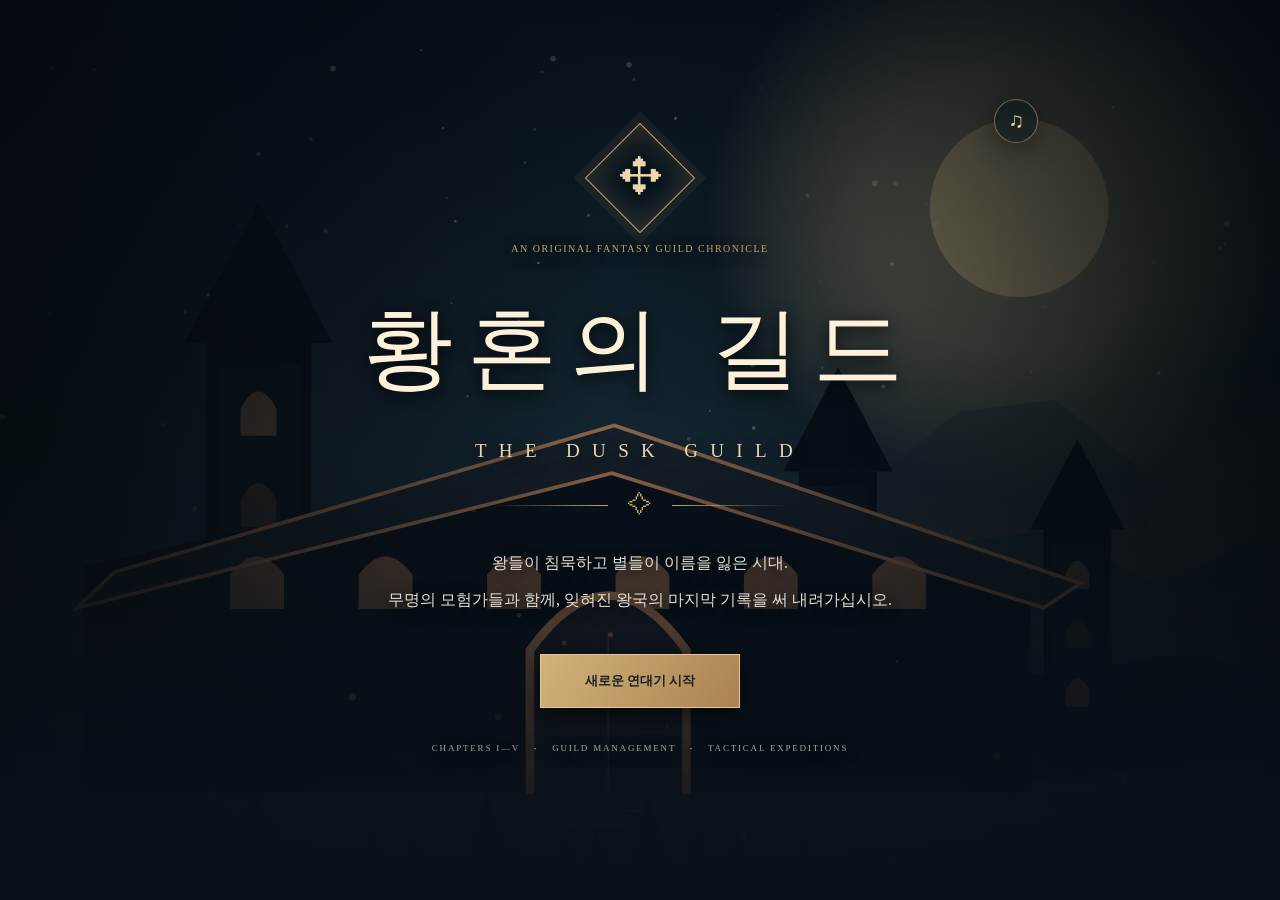
<file: index.html>
<!doctype html>
<html lang="ko"><head><meta charset="utf-8"><meta name="viewport" content="width=device-width,initial-scale=1,viewport-fit=cover"><meta name="theme-color" content="#101b20"><title>황혼의 길드 | THE DUSK GUILD</title><meta name="description" content="모험가들의 운명과 왕국의 비밀을 엮는 중세 판타지 길드 시뮬레이션 게임"><link rel="stylesheet" href="style.css?v=2"><link rel="stylesheet" href="tutorial.css?v=5"></head>
<body>
<div class="grain"></div>
<div id="cover" class="cover"><div class="cover-art" aria-hidden="true"></div><div class="cover-shade"></div><div class="cover-content"><div class="crest-large"><span>✥</span></div><div class="smallcaps">AN ORIGINAL FANTASY GUILD CHRONICLE</div><h1>황혼의 길드</h1><div class="cover-english">THE DUSK GUILD</div><div class="title-rule"><span>✧</span></div><p>왕들이 침묵하고 별들이 이름을 잃은 시대.<br>무명의 모험가들과 함께, 잊혀진 왕국의 마지막 기록을 써 내려가십시오.</p><button type="button" class="cover-music" id="coverMusicToggle" aria-label="배경음악 끄기" title="음악 끄기">♫</button><div class="cover-buttons"><button class="btn btn-gold btn-lg" data-action="new-game">새로운 연대기 시작</button><button class="btn btn-ghost btn-lg" id="continueGame" data-action="continue">이어하기</button></div><div class="cover-bottom">CHAPTERS I—V <b>·</b> GUILD MANAGEMENT <b>·</b> TACTICAL EXPEDITIONS</div></div></div>
<div id="app" class="app hidden"><header class="topbar"><button class="mobile-menu icon-button" data-action="toggle-nav" aria-label="메뉴">☰</button><div class="topbrand"><div class="brandmark">✥</div><div><b id="headerGuild">황혼의 길드</b><span>THE DUSK GUILD</span></div></div><div class="topcenter"><span class="kingdom-label">에르베인 왕국</span><span class="topdot">✦</span><span id="headerDate">왕력 493년 · 제1일</span></div><div class="topresources"><div class="res"><i>◆</i><span id="headerGold">0</span><small>G</small></div><div class="res reputation"><i>✧</i><span id="headerRep">0</span><small>명성</small></div><button class="icon-button music-top-toggle" type="button" id="musicToggle" title="음악 끄기" aria-label="배경음악 끄기">♫</button><button class="icon-button" data-action="open-settings" title="설정 및 저장">⚙</button></div></header>
<div class="app-grid"><aside class="sidebar" id="sidebar"><div class="sidebar-section"><div class="side-kicker">THE GUILD</div><div class="guild-seal"><span>✥</span><b id="sideGuildName">황혼의 길드</b><small id="sideRank">C등급 개척 길드</small></div></div><div class="navlabel">길드 운영</div><nav class="nav" id="navMain" aria-label="게임 메뉴"><button data-page="hall" class="nav-item active"><span>♜</span> 길드 회관 <small>01</small></button><button data-page="board" class="nav-item"><span>✉</span> 의뢰 게시판 <small>02</small></button><button data-page="roster" class="nav-item"><span>♟</span> 모험가 명부 <small>03</small></button><button data-page="forge" class="nav-item"><span>⚒</span> 대장간·상점 <small>04</small></button><button data-page="map" class="nav-item"><span>⌖</span> 왕국 지도 <small>05</small></button><button data-page="archive" class="nav-item"><span>❖</span> 황혼의 기록 <small>06</small></button></nav><div class="sidebar-bottom"><div class="navlabel">길드 현황</div><div class="tiny-metric"><span>길드 사기</span><strong id="sideMorale">—</strong></div><div class="meter"><span id="moraleBar" style="width:60%"></span></div><div class="tiny-metric"><span>길드원</span><strong id="sidePeople">—</strong></div><div class="tiny-metric"><span>현재 장</span><strong id="sideChapter">I / V</strong></div><button class="btn btn-side" data-action="rest-day">♜ 하루 쉬기</button></div></aside>
<main class="main"><div class="page-heading" id="pageHeading"></div><div id="pageContent"></div></main>
<aside class="right-rail" id="rail"></aside></div>
<nav class="bottom-nav" aria-label="모바일 메뉴"><button data-page="hall"><span>♜</span>회관</button><button data-page="board"><span>✉</span>의뢰</button><button data-page="roster"><span>♟</span>명부</button><button data-page="forge"><span>⚒</span>상점</button><button data-page="map"><span>⌖</span>지도</button><button data-page="archive"><span>❖</span>기록</button></nav></div>
<div id="modalRoot" aria-live="polite"></div><div id="toast" role="status" aria-live="polite"></div>
<script src="data.js"></script><script src="game.js"></script><script src="expansion.js"></script><script src="courier.js?v=4"></script><script src="music.js"></script><script src="tutorial.js?v=5"></script></body></html>
</file>
<file: style.css>
:root{--ink:#111a1e;--coal:#152228;--stone:#1a2a2f;--panel:#1f3034;--panel2:#27383c;--line:rgba(194,162,111,.19);--line2:rgba(194,162,111,.37);--gold:#c9a46a;--pale:#ebd7ae;--ivory:#f4e9d5;--muted:#a6b1ae;--red:#e08c83;--green:#9bcaa6;--shadow:0 18px 56px rgba(0,0,0,.3)}*{box-sizing:border-box}html,body{margin:0;min-height:100%;background:var(--ink);color:var(--ivory)}body{font-family:'Noto Serif KR',Georgia,serif;font-size:13px;line-height:1.68}button,input,select{font:inherit}button{cursor:pointer}button:focus-visible,input:focus-visible{outline:2px solid var(--gold);outline-offset:2px}button:disabled{opacity:.45;cursor:not-allowed}.hidden{display:none!important}h1,h2,h3,h4,p{margin-top:0}h1,h2,h3{font-weight:600}p{line-height:1.95}a{color:var(--pale)}.grain{position:fixed;inset:0;z-index:20;pointer-events:none;opacity:.09;background-image:url("data:image/svg+xml,%3Csvg viewBox='0 0 160 160' xmlns='http://www.w3.org/2000/svg'%3E%3Cfilter id='n'%3E%3CfeTurbulence type='fractalNoise' baseFrequency='.65' numOctaves='3' stitchTiles='stitch'/%3E%3C/filter%3E%3Crect width='100%25' height='100%25' filter='url(%23n)' opacity='.5'/%3E%3C/svg%3E")}.smallcaps,.side-kicker,.navlabel,.eyebrow,.card-kicker,.overline,.meta,.tiny{font-family:'Cinzel','Noto Serif KR',serif;letter-spacing:.15em;font-size:10px;color:var(--gold)}.cover{position:fixed;inset:0;z-index:30;display:grid;place-items:center;overflow:auto;text-align:center;background:#0a141c}.cover-art{position:absolute;inset:0;background:linear-gradient(90deg,rgba(7,13,17,.8) 2%,rgba(8,16,23,.15) 48%,rgba(5,12,18,.8)),url('assets/guild.svg') center/cover no-repeat;transform:scale(1.06);animation:coverDrift 25s ease-in-out infinite alternate}.cover-shade{position:absolute;inset:0;background:linear-gradient(0deg,#0a1119 3%,transparent 50%,rgba(3,9,17,.32)),radial-gradient(circle at 50% 48%,transparent 8%,rgba(4,8,11,.67) 105%)}.cover-content{position:relative;padding:60px 22px 65px;width:min(840px,100%);text-shadow:0 4px 15px #01070a}.crest-large{margin:auto auto 24px;width:78px;height:78px;display:grid;place-items:center;border:1px solid var(--gold);transform:rotate(45deg);box-shadow:0 0 0 8px #b9955e16,inset 0 0 30px #b9955e39}.crest-large span{transform:rotate(-45deg);font-size:41px;color:var(--pale)}.cover h1{font-size:clamp(48px,7.8vw,90px);letter-spacing:.15em;color:#fff1d9;margin:15px 0 -7px;font-weight:500}.cover-english{font-family:'Cinzel',serif;letter-spacing:.65em;font-size:clamp(12px,2vw,19px);color:var(--pale);margin:18px 0}.title-rule{font-size:24px;color:var(--gold);margin:15px auto 20px;display:flex;align-items:center;gap:20px;max-width:290px}.title-rule:before,.title-rule:after{content:'';height:1px;flex:1;background:linear-gradient(90deg,transparent,var(--gold))}.title-rule:after{transform:rotate(180deg)}.cover p{font-size:clamp(12px,1.6vw,16px);line-height:2.3;color:#e4dfd3}.cover-buttons{margin:35px auto 33px;display:flex;justify-content:center;gap:12px;flex-wrap:wrap}.cover-bottom{font-size:9px;letter-spacing:.2em;color:#a4a89e}.cover-bottom b{padding:0 10px;color:var(--gold)}.btn{border:1px solid var(--line2);color:var(--ivory);background:#273438;min-height:39px;padding:10px 17px;display:inline-flex;gap:8px;align-items:center;justify-content:center;transition:transform .18s,background .18s,border-color .18s;text-decoration:none}.btn:hover{transform:translateY(-2px);background:#344447;border-color:var(--gold)}.btn:active{transform:translateY(0)}.btn-lg{padding:15px 25px;min-width:200px}.btn-gold{background:linear-gradient(125deg,#d1b37b,#ab8250);color:#172025;border-color:#e7c98f;font-weight:700;text-shadow:none;box-shadow:0 7px 24px #0008}.btn-gold:hover{background:linear-gradient(125deg,#ead29b,#c99b60)}.btn-ghost{background:#0d1823a6}.btn-sm{min-height:34px;padding:7px 12px;font-size:11px}.btn-side{margin-top:15px;width:100%;background:#172428}.btn-plain{border-color:var(--line);background:transparent}.btn-red{background:#573636;border-color:#a46060}.btn-select{border-color:#cfac76!important;background:#2c3535!important}.app{min-height:100dvh;background:radial-gradient(circle at 70% 0%,#233234 0,#121e24 54%,#10191d 90%)}.topbar{height:76px;padding:0 29px;display:flex;align-items:center;justify-content:space-between;gap:20px;border-bottom:1px solid var(--line2);background:#101b1fec;position:sticky;top:0;z-index:12;backdrop-filter:blur(12px)}.topbrand{display:flex;align-items:center;gap:13px;white-space:nowrap}.topbrand b{display:block;font-size:18px;letter-spacing:.13em;font-weight:600}.topbrand span{display:block;font:8px 'Cinzel',serif;letter-spacing:.31em;color:var(--gold)}.brandmark{font-size:28px;color:var(--gold);width:41px;height:41px;border:1px solid var(--line2);text-align:center;line-height:40px}.topcenter{color:var(--muted);font-size:11px;white-space:nowrap;display:flex;gap:13px}.topdot{color:var(--gold)}.topresources{display:flex;align-items:center;gap:22px}.res{display:flex;gap:5px;align-items:baseline;white-space:nowrap;font-family:'Cinzel','Noto Serif KR',serif;font-size:16px}.res i{font-style:normal;color:var(--gold)}.res small{color:var(--muted);font-size:9px}.icon-button{border:1px solid var(--line);width:34px;height:34px;background:#1d292d;color:var(--pale);font-size:20px}.app-grid{display:grid;grid-template-columns:235px minmax(0,1fr) 278px;max-width:1680px;min-height:calc(100dvh - 76px);margin:auto}.sidebar{border-right:1px solid var(--line);background:#142126c9;padding:24px 15px;display:flex;flex-direction:column;gap:15px}.sidebar-section{padding:9px}.guild-seal{border:1px solid var(--line);margin-top:15px;padding:20px 10px 17px;text-align:center;background:radial-gradient(circle at center 15%,#374b49a5,#17262b 80%)}.guild-seal>span{display:block;color:var(--gold);font-size:39px;line-height:1.2;margin-bottom:6px}.guild-seal>b{display:block;font-size:14px}.guild-seal small{color:var(--gold);font-size:10px}.navlabel{padding-left:12px;margin-top:4px}.nav{display:grid;gap:5px}.nav-item{display:flex;align-items:center;gap:11px;min-height:47px;width:100%;border:1px solid transparent;border-left:2px solid transparent;text-align:left;color:#bfc8c5;background:transparent;padding:8px 12px;transition:background .15s}.nav-item span{color:var(--gold);font-size:20px;width:25px;text-align:center}.nav-item small{margin-left:auto;font:10px 'Cinzel',serif;color:#64787a}.nav-item:hover{background:#ffffff09}.nav-item.active{color:var(--ivory);background:linear-gradient(90deg,#bfa06a1b,transparent);border-left-color:var(--gold)}.sidebar-bottom{margin-top:auto;padding:18px 12px 7px;border-top:1px solid var(--line)}.tiny-metric{display:flex;justify-content:space-between;align-items:center;margin:13px 0;font-size:11px;color:var(--muted)}.tiny-metric strong{font-size:13px;color:var(--ivory)}.meter{height:5px;background:#344043;overflow:hidden}.meter span{display:block;height:100%;background:linear-gradient(90deg,#738f79,#d2b16c)}.main{padding:26px clamp(18px,3vw,42px) 100px;min-width:0}.page-heading{display:flex;justify-content:space-between;align-items:end;gap:10px;margin-bottom:21px}.page-heading h2{margin:2px 0 0;font-size:28px;font-weight:500}.page-heading .page-note{color:var(--muted);font-size:11px;text-align:right}.right-rail{border-left:1px solid var(--line);padding:25px 17px;background:#131f24ad}.rail-section{border-bottom:1px solid var(--line);padding:0 4px 19px;margin-bottom:20px}.rail-title{letter-spacing:.12em;font-size:12px;color:var(--pale);margin:0 0 14px}.rail-section p{font-size:11px;line-height:1.95;color:#bac5c1}.rail-row{display:flex;align-items:center;justify-content:space-between;gap:5px;padding:7px 0;color:var(--muted);font-size:11px}.rail-row b{color:var(--pale)}.rail-log{border-left:1px solid var(--line2);padding:0 0 0 14px;margin:10px 0;font-size:11px;color:#c5c3bb;position:relative}.rail-log:before{content:'';position:absolute;left:-3px;top:8px;width:5px;height:5px;background:var(--gold);transform:rotate(45deg)}.rail-log small{display:block;color:var(--gold);font-size:9px;margin-bottom:2px}.scene-banner{position:relative;overflow:hidden;min-height:275px;border:1px solid #d1ad7142;background:#15252b;box-shadow:var(--shadow)}.scene-banner:after{content:'';position:absolute;inset:0;background:linear-gradient(90deg,#0e1c22f0 2%,#0d1a2496 46%,#08151a24),linear-gradient(0deg,#102026d1,transparent 50%)}.scene-img{position:absolute;inset:0;background-position:center;background-size:cover;transition:transform 12s ease-out;transform:scale(1.01)}.scene-banner:hover .scene-img{transform:scale(1.065)}.scene-text{z-index:1;position:relative;padding:37px;max-width:640px}.scene-text .overline{font-size:10px}.scene-text h2{font-size:clamp(25px,3.6vw,45px);margin:13px 0;line-height:1.45;font-weight:500}.scene-text p{font-size:12px;line-height:2.2;color:#d2d5ca;max-width:510px}.scene-actions{display:flex;gap:9px;flex-wrap:wrap;margin-top:20px}.section-heading{display:flex;align-items:center;justify-content:space-between;gap:10px;margin:29px 0 13px}.section-heading h3{font-size:17px;font-weight:500;margin:0;letter-spacing:.04em}.section-heading small{color:var(--muted)}.stat-grid{display:grid;grid-template-columns:repeat(4,1fr);gap:10px;margin:14px 0}.stat-card,.surface,.quest-card,.hero-card,.shop-card,.timeline-entry,.map-node{border:1px solid var(--line);background:linear-gradient(155deg,#26353a,#17262b);box-shadow:0 6px 20px #00000014}.stat-card{padding:17px;min-height:93px}.stat-card small{display:block;color:var(--muted);margin-bottom:4px;font-size:10px}.stat-card b{font:25px 'Cinzel','Noto Serif KR',serif;font-weight:500}.stat-card .symbol{color:var(--gold);float:right;font-size:22px}.stat-card em{display:block;color:var(--gold);font-size:10px;font-style:normal;margin-top:4px}.grid-two{display:grid;grid-template-columns:1fr 1fr;gap:16px}.surface{padding:20px}.surface h3{margin:0 0 13px;font-size:15px;font-weight:500}.surface p{font-size:12px;color:#bac5c1}.card-kicker{margin-bottom:8px}.story-feature{display:flex;gap:18px;align-items:center}.story-feature img{width:110px;height:110px;object-fit:cover;border:1px solid var(--line2)}.story-feature .text{min-width:0;flex:1}.story-feature h3{margin:0 0 5px}.story-feature p{margin:5px 0 10px;display:-webkit-box;-webkit-line-clamp:3;-webkit-box-orient:vertical;overflow:hidden}.feed-item{padding:10px 0;border-bottom:1px solid var(--line);font-size:11px;color:#c9ceca}.feed-item:last-child{border:0}.feed-item small{display:block;color:var(--gold)}.quest-list{display:grid;gap:14px}.quest-card{display:grid;grid-template-columns:156px minmax(0,1fr);min-height:190px;overflow:hidden}.quest-art{position:relative;min-height:150px;background-size:cover;background-position:center}.quest-art:after{content:'';position:absolute;inset:0;background:linear-gradient(90deg,transparent,#1625293b)}.quest-body{padding:20px}.quest-card h3{font-size:18px;font-weight:500;margin:4px 0 6px}.quest-desc{font-size:11px;color:#b4bfba;margin-bottom:15px}.quest-foot{display:flex;gap:13px;align-items:center;flex-wrap:wrap;font-size:10px;color:var(--gold)}.quest-foot .btn{margin-left:auto}.tag{display:inline-flex;align-items:center;gap:4px;color:var(--pale);border:1px solid var(--line);background:#cba76715;padding:2px 8px;font-size:10px}.tag.red{color:#e4a4a0;border-color:#e4a4a055}.tag.green{color:#91bca2;border-color:#91bca255}.person-list{display:grid;grid-template-columns:repeat(3,minmax(0,1fr));gap:13px}.hero-card{position:relative;overflow:hidden;cursor:pointer}.hero-image{height:174px;background:radial-gradient(circle at 50% 30%,#53635f,#192831);display:grid;place-items:center}.hero-image img{height:100%;max-width:100%;object-fit:contain;filter:drop-shadow(0 7px 16px #0008)}.hero-information{padding:14px}.hero-information h3{margin:1px 0;font-size:16px;font-weight:500}.hero-information p{font-size:10px;color:var(--muted);margin:1px 0 10px}.hero-row{display:flex;justify-content:space-between;align-items:center;gap:4px}.mini-meter{height:4px;background:#ffffff15;margin:5px 0 8px}.mini-meter span{display:block;background:#bca56d;height:100%}.mini-meter.hp span{background:#b77d73}.hero-card.is-injured{filter:saturate(.65)}.hero-card .hero-badge{position:absolute;top:10px;right:10px;background:#0b191bcd;padding:3px 7px;color:#e4c48b;font:10px 'Cinzel',serif}.inventory{display:grid;grid-template-columns:repeat(2,1fr);gap:12px}.shop-card{padding:16px}.shop-card h3{font-size:15px;font-weight:500;margin:5px 0}.shop-card p{font-size:11px;color:var(--muted);min-height:45px;margin:5px 0 12px}.shop-card .shop-bottom{display:flex;align-items:center;justify-content:space-between;gap:6px}.price{color:var(--pale);font-family:'Cinzel',serif;font-size:14px}.map-board{position:relative;min-height:455px;overflow:hidden;background:linear-gradient(150deg,#2a3734,#112329);border:1px solid var(--line2)}.map-board:before{content:'';position:absolute;inset:0;background:url('assets/river.svg') center/cover;opacity:.48}.map-board:after{content:'';position:absolute;inset:0;background:radial-gradient(circle at center,transparent 15%,#0d1a1caa 95%);pointer-events:none}.map-node{position:absolute;z-index:1;transform:translate(-50%,-50%);padding:9px 12px;background:#17262bed;border-color:#ac946888;text-align:center;min-width:105px;box-shadow:0 7px 16px #0008}.map-node b{display:block;font-size:12px}.map-node small{font-size:9px;color:var(--gold)}.map-node.locked{opacity:.5;filter:grayscale(.8)}.timeline{display:grid;gap:11px}.timeline-entry{padding:20px;border-left:2px solid var(--gold)}.timeline-entry h3{margin:4px 0 9px;font-size:17px}.timeline-entry p{font-size:11px;color:#b6c2c0}.faction-bars{display:grid;gap:12px}.faction{font-size:11px}.faction-top{display:flex;justify-content:space-between}.faction .mini-meter{height:6px;margin-top:9px}.faction .mini-meter span{background:linear-gradient(90deg,#637882,#c8a66d)}.dialog-scrim{position:fixed;inset:0;z-index:40;background:#02090bc9;backdrop-filter:blur(5px);display:flex;align-items:center;justify-content:center;padding:20px;overflow-y:auto}.dialog{position:relative;width:min(730px,100%);max-height:min(92dvh,900px);overflow-y:auto;background:#17262c;border:1px solid #c4a2737a;box-shadow:0 28px 100px #000a;padding:27px}.dialog:before,.dialog:after{content:'✦';position:absolute;color:var(--gold);font-size:16px}.dialog:before{left:8px;top:4px}.dialog:after{right:8px;bottom:4px}.dialog-header{border-bottom:1px solid var(--line);padding-bottom:15px;margin-bottom:18px}.dialog h2{font-size:24px;font-weight:500;margin:5px 0}.dialog p{font-size:12px;color:#ccd0c9;line-height:2.1}.dialog .close{position:absolute;top:15px;right:15px;background:#111f23;border:1px solid var(--line);color:var(--pale);width:32px;height:32px;font-size:18px;z-index:2}.dialog-footer{display:flex;justify-content:flex-end;gap:9px;margin-top:18px;flex-wrap:wrap}.choice-list{display:grid;gap:10px}.choice{display:block;width:100%;text-align:left;border:1px solid var(--line);background:linear-gradient(90deg,#25383b,#1c2b31);color:var(--ivory);padding:14px 15px;transition:.15s}.choice:hover,.choice.selected{border-color:var(--gold);background:#344042}.choice b{display:block;font-size:13px;margin-bottom:4px}.choice small{color:var(--muted);font-size:10px}.battle-header{position:relative;height:175px;background-size:cover;background-position:center;margin:-27px -27px 20px;display:flex;align-items:flex-end;padding:18px 26px}.battle-header:after{content:'';position:absolute;inset:0;background:linear-gradient(0deg,#17262c 1%,#10212a22)}.battle-header>div{position:relative;z-index:1}.battle-header h2{margin:4px 0}.battle-panel{display:grid;grid-template-columns:1fr 1fr;gap:15px;margin-bottom:14px}.combat-side{border:1px solid var(--line);padding:15px;background:#101f25}.combat-side h3{font-size:14px;font-weight:500;margin-bottom:8px}.healthtrack{height:9px;background:#4e4342;border:1px solid #9680713b;margin:10px 0;overflow:hidden}.healthtrack>span{display:block;height:100%;background:linear-gradient(90deg,#9f5c58,#d69d77);transition:width .35s}.healthtrack.party>span{background:linear-gradient(90deg,#587e70,#b9d0a1)}.battle-intent{padding:12px;background:#67483d55;border-left:3px solid #d6a077;font-size:11px}.battle-actions{display:grid;grid-template-columns:repeat(2,1fr);gap:9px;margin-top:17px}.battle-actions .choice{min-height:68px}.combat-log{background:#0c1a1e;border-left:2px solid var(--gold);padding:10px 14px;max-height:120px;overflow:auto;margin-top:14px}.combat-log div{padding:4px 0;font-size:11px;color:#c5c9c1}.party-selector{display:grid;grid-template-columns:repeat(3,1fr);gap:9px}.party-option{border:1px solid var(--line);background:#19292f;padding:8px;color:var(--ivory);text-align:center}.party-option.selected{border-color:var(--gold);background:#3d4034}.party-option img{width:70px;height:75px;object-fit:cover;display:block;margin:auto}.party-option span{display:block;font-size:10px}.party-option small{display:block;font-size:9px;color:var(--gold)}.end-result{background:#192a2f;border:1px solid var(--line2);padding:25px;text-align:center}.end-result .star{font-size:40px;color:var(--gold)}.event-image{width:100%;height:190px;object-fit:cover;border:1px solid var(--line);margin:2px 0 16px}.level-grid{display:grid;grid-template-columns:repeat(3,1fr);gap:10px}.level-grid button{min-height:90px;padding:12px 7px}.settings-grid{display:grid;gap:11px}.field{display:flex;flex-direction:column;gap:7px;color:var(--pale);font-size:11px}.field input,.field select{background:#0c1a1d;border:1px solid var(--line2);color:var(--ivory);padding:11px;border-radius:0;min-width:0}#toast{position:fixed;z-index:60;bottom:25px;left:50%;transform:translateX(-50%) translateY(100px);background:#2d403c;border:1px solid var(--gold);padding:10px 22px;color:var(--ivory);box-shadow:var(--shadow);opacity:0;transition:.3s;font-size:12px;text-align:center;pointer-events:none;max-width:90vw}#toast.show{opacity:1;transform:translateX(-50%) translateY(0)}.bottom-nav,.mobile-menu{display:none}.danger{color:#e5aaa1!important}.good{color:#a8d2b3!important}.muted{color:var(--muted)}.gold{color:var(--gold)}.rule{height:1px;background:var(--line);margin:17px 0}.row{display:flex;align-items:center;gap:9px;flex-wrap:wrap}.space{justify-content:space-between}.figures{font-family:'Cinzel','Noto Serif KR',serif}.cost{font-size:10px;color:var(--muted)}.empty{border:1px dashed var(--line2);padding:28px;text-align:center;color:var(--muted);line-height:2}.chapter-index{font:18px 'Cinzel',serif;color:var(--gold)}.excerpt{font-size:12px;color:#e0dac9;font-style:italic;border-left:2px solid var(--gold);padding-left:15px;line-height:2.3}.inline-note{font-size:10px;color:var(--muted)}
@keyframes coverDrift{to{transform:scale(1.14) translateX(-1.5%)}}@media(max-width:1290px){.app-grid{grid-template-columns:202px minmax(0,1fr)}.right-rail{display:none}.topcenter .kingdom-label{display:none}}@media(max-width:820px){.topbar{height:64px;padding:0 12px}.topcenter{display:none}.topbrand b{font-size:14px}.topbrand span{font-size:7px}.brandmark{width:32px;height:32px;font-size:21px;line-height:31px}.topresources{gap:11px}.res{font-size:13px}.res.reputation{display:none}.mobile-menu{display:block}.app-grid{display:block}.sidebar{display:none;position:fixed;z-index:22;top:64px;left:0;bottom:0;width:min(290px,83vw);box-shadow:var(--shadow);overflow:auto}.sidebar.open{display:flex}.main{padding:17px 13px 100px}.bottom-nav{display:grid;grid-template-columns:repeat(6,1fr);position:fixed;z-index:15;bottom:0;left:0;right:0;min-height:69px;padding-bottom:env(safe-area-inset-bottom);background:#101c22f7;border-top:1px solid var(--line2);backdrop-filter:blur(12px)}.bottom-nav button{border:0;background:transparent;color:#acb8b5;font-size:9px;display:flex;flex-direction:column;justify-content:center;align-items:center;gap:1px}.bottom-nav button span{font-size:20px;color:#ba9661}.bottom-nav button.active{color:var(--ivory);background:#b79b7020}.page-heading h2{font-size:23px}.page-heading .page-note{font-size:9px}.scene-banner{min-height:270px}.scene-text{padding:25px}.scene-text h2{font-size:28px}.stat-grid{grid-template-columns:repeat(2,1fr)}.grid-two{grid-template-columns:1fr}.person-list{grid-template-columns:repeat(2,minmax(0,1fr))}.quest-card{grid-template-columns:113px minmax(0,1fr)}.quest-body{padding:13px}.quest-card h3{font-size:15px}.quest-art{min-height:172px}.quest-foot .btn{margin-left:0}.dialog{padding:18px;max-height:94dvh}.battle-header{margin:-18px -18px 18px}.story-feature img{width:85px;height:85px}.cover h1{letter-spacing:.06em}.cover-buttons{display:grid;width:min(310px,100%)}}@media(max-width:420px){.quest-card{grid-template-columns:98px minmax(0,1fr)}.quest-foot{gap:7px}.quest-desc{font-size:10px}.person-list{gap:8px}.hero-image{height:140px}.hero-information{padding:10px}.hero-information h3{font-size:14px}.inventory{grid-template-columns:1fr}.battle-actions{gap:6px}.choice{padding:11px}.party-selector{gap:4px}.party-option{padding:5px}.party-option img{width:60px;height:68px}.cover h1{font-size:43px}.cover p{font-size:11px}.dialog h2{font-size:21px}}@media(prefers-reduced-motion:reduce){*,*:before,*:after{animation-duration:.01ms!important;transition-duration:.01ms!important}}
.equipment-overlay{position:absolute;inset:0;pointer-events:none;color:#ead59e;opacity:var(--ornament-opacity,0);text-shadow:0 0 7px #ffd27e,0 0 16px #ffd17b}.equipment-overlay span{position:absolute;bottom:14px;left:12px;font-size:17px;letter-spacing:3px}.equipment-overlay i{position:absolute;right:12px;top:18px;font-style:normal;font-size:17px;letter-spacing:2px}.hero-image{position:relative}

/* CHRONICLE OF CONSEQUENCES — v0.2 visual system */
.guild-addons{display:grid;grid-template-columns:repeat(2,minmax(0,1fr));gap:18px;margin:19px 0}
.guild-addons .surface,.story-memory{border:1px solid rgba(188,152,105,.25);box-shadow:inset 0 1px rgba(255,233,191,.07),0 12px 33px rgba(1,4,8,.15)}
.story-memory{margin:16px 0}.story-memory p{border-left:2px solid #aa946e;padding-left:12px}
.personal-cards{display:grid;grid-template-columns:repeat(2,minmax(0,1fr));gap:14px}
.personal-entry{display:grid;grid-template-columns:78px minmax(0,1fr);align-items:start;gap:15px;background:linear-gradient(140deg,#1d2c30 0%,#111c23 100%);border:1px solid rgba(205,173,120,.22)}
.personal-entry img{width:78px;aspect-ratio:4/5;object-fit:cover;border:2px solid #746952;border-radius:5px}
.personal-entry h3{margin:0 0 6px;font-size:17px}.personal-entry small{display:block;color:#bcae92}.personal-entry p{margin:8px 0 12px;font-size:13px;line-height:1.65}
.personal-entry button{margin-right:5px;margin-bottom:6px}
.runeforge{margin-top:18px;border-color:rgba(139,169,203,.5)}
.runeforge h3{color:#c7d6ed}
.tactical-dialog{width:min(900px,100%)!important;max-height:min(93dvh,940px);overflow-y:auto;scrollbar-color:#786a54 #192125}
.intent-v2{margin:0 20px 14px;padding:13px 17px;border:1px solid #887152;border-radius:4px;background:linear-gradient(120deg,#322b24,#1e2b32);color:#efd1a4;font-weight:700;font-size:13px;letter-spacing:.01em}
.tactical-roster{display:grid;grid-template-columns:repeat(3,minmax(0,1fr));gap:10px;margin:8px 20px 14px}
.battle-unit{display:flex;gap:9px;padding:10px;background:#17242c;border:1px solid #48515a;min-width:0;border-radius:5px}
.battle-unit img{width:44px;height:59px;object-fit:cover;border:1px solid #978061}
.battle-unit div{min-width:0;flex:1}.battle-unit small{color:#baac94;font-size:10px}.battle-unit b{display:block;color:#f2e2c5;font-size:13px;margin:5px 0}.battle-unit b span{font-size:10px;color:#acbecc}.battle-unit .healthtrack{margin:4px 0; height:5px}.battle-unit.unconscious{filter:grayscale(1);opacity:.5}
.tactical-actions{display:grid;grid-template-columns:repeat(2,minmax(0,1fr));gap:9px;padding:0 20px 13px}.tactical-actions .choice{text-align:left;min-height:66px;padding:11px 14px;border-color:#594a39;background:linear-gradient(130deg,#1c2b32,#202b31)}
.tactical-actions .choice:active:not(:disabled){transform:scale(.985);background:#3a342b}.tactical-actions .choice b{font-size:13px}.tactical-actions .choice small{font-size:11px}.tactical-actions .choice:disabled{opacity:.4}
.tactical-dialog .combat-log{margin:0 20px 12px;padding:12px;background:#0e1b22;border-radius:5px;max-height:118px;overflow:auto}
.personal-story{display:grid;grid-template-columns:140px 1fr;gap:18px;align-items:start}.personal-story img{width:140px;border:2px solid #78634b;border-radius:4px}.personal-story .excerpt{margin-top:13px}.personal-story p{line-height:1.85}
.relation-grid{display:grid;gap:7px}.relation-row{display:grid;grid-template-columns:1.2fr 1fr 1fr;gap:10px;padding:12px;background:#18262d;border-bottom:1px solid #514a3c;font-size:12px}.relation-row b{color:#ddc393}.relation-row span{color:#bec6c4}
.guild-addons .mini-meter{margin:9px 0 12px}.personal-entry .btn:disabled{opacity:.45}
@media(max-width:770px){.guild-addons{grid-template-columns:1fr}.personal-cards{grid-template-columns:1fr}.tactical-roster{grid-template-columns:1fr;gap:5px}.battle-unit{align-items:center;padding:6px 9px}.battle-unit img{width:35px;height:43px}.battle-unit b{margin:2px 0}.tactical-actions{grid-template-columns:1fr 1fr;gap:6px;padding:0 10px 9px}.tactical-actions .choice{min-height:65px;padding:8px}.tactical-actions .choice b{font-size:12px}.tactical-actions .choice small{font-size:10px;line-height:1.3}.tactical-dialog .combat-log{margin:0 10px 12px}.intent-v2{margin:0 10px 10px;padding:10px 12px}.personal-story{grid-template-columns:90px 1fr;gap:12px}.personal-story img{width:90px}.relation-row{grid-template-columns:1fr 1fr 1fr;font-size:11px}.tactical-dialog .battle-header{min-height:100px;padding:18px}}
.formation-picker{background:#1a292f;border-left:3px solid #a8906a;padding:13px 15px;margin:13px 0}.formation-picker p{margin:5px 0 9px;font-size:12px}.formation-picker .btn{margin:0}
@media(max-width:600px){.dialog-scrim{padding:9px}.dialog:not(.tactical-dialog){max-height:94dvh}.dialog .event-image{max-height:156px;width:100%;object-fit:cover}.dialog .choice-list{gap:7px}.dialog .choice-list .choice{padding:10px 12px}.dialog .dialog-header{margin-bottom:10px}.dialog .dialog-header h2{font-size:21px}.dialog p{margin:8px 0}.tactical-dialog .battle-header{height:108px!important;min-height:108px!important}.tactical-dialog .battle-panel{padding:12px 10px}.tactical-dialog .battle-unit{padding:4px 7px}}

/* Original soundtrack controls: blends into the parchment/gold visual language. */
.cover-music{position:absolute;z-index:9;right:22px;top:20px;width:44px;height:44px;color:#efd4a2;background:rgba(15,27,30,.68);border:1px solid rgba(222,184,123,.46);border-radius:50%;font-size:21px;box-shadow:0 6px 26px #0006;backdrop-filter:blur(8px)}
.cover-music:hover,.music-top-toggle:hover{background:rgba(188,151,89,.2);border-color:#dbb984}
.music-top-toggle{color:#dec29a;font-size:20px;min-width:38px}
.music-muted{opacity:.55!important}
.audio-settings{padding:19px 21px 16px;border:1px solid rgba(210,170,105,.34);margin:0 0 22px;background:linear-gradient(145deg,rgba(126,100,53,.13),rgba(9,23,29,.3));border-radius:10px}
.audio-settings-heading{display:flex;align-items:center;justify-content:space-between;flex-wrap:wrap;gap:7px;font-size:16px;color:#f0d5a5;font-weight:600}
.audio-settings-heading small{font-family:Georgia,serif;letter-spacing:.14em;font-size:9px;color:#b8aa92}
.audio-settings-row{display:flex;align-items:center;gap:12px;flex-wrap:wrap;margin:13px 0 16px}
.audio-settings-row #musicStatus{color:#e0cda7;font-size:12px}
.audio-settings label{display:flex;align-items:center;justify-content:space-between;color:#c9c8bc;font-size:12px}
.audio-settings label span{color:#edd2a5;font-variant-numeric:tabular-nums}
.audio-settings input[type=range]{display:block;width:100%;height:30px;accent-color:#d4aa70;cursor:pointer}
.audio-settings p{font-size:11px;color:#acb6b2;line-height:1.6;margin:8px 0 0}
@media(max-width:560px){.cover-music{right:13px;top:13px;width:42px;height:42px}.music-top-toggle{min-width:31px;font-size:18px}.audio-settings{padding:14px 13px}}
</file>
<file: tutorial.css>
/* v0.5: first-day tutorial — medieval parchment and gold */
.guide-first{position:relative;margin:0 0 20px;padding:20px 22px 16px;border:1px solid #cda96d88;background:linear-gradient(132deg,#31413e,#192d30 52%,#172427);box-shadow:inset 0 1px 0 #fff2,0 15px 30px #0005;border-radius:7px}
.guide-first:before{content:'';position:absolute;inset:5px;pointer-events:none;border:1px solid #b6956030;border-radius:3px}
.guide-topline{display:flex;justify-content:space-between;gap:10px;font-size:10px;letter-spacing:.15em;color:#d9b985;font-family:'Cinzel','Noto Serif KR',serif}
.guide-sequence{color:#eddfc8;white-space:nowrap}
.guide-main{display:flex;align-items:flex-start;gap:17px;margin:13px 0 15px}
.guide-crest{display:grid;place-items:center;flex:0 0 50px;height:50px;border:1px solid #d4af7370;color:#e3c38e;background:#0e2228;font-size:25px}
.guide-main h3{font-size:23px;line-height:1.35;color:#f3dfb6;margin:0 0 7px;letter-spacing:-.035em}
.guide-main p{font-size:13px;line-height:1.9;color:#e4e1d6;margin:0}
.guide-actions{display:flex;align-items:center;gap:9px;flex-wrap:wrap;margin-left:67px}
.guide-actions .btn{min-height:39px}
.guide-hide{font-size:11px;padding:8px;color:#c7c8bf;background:transparent;border:0}
.guide-hide:hover{color:#fff}
.guide-current{margin:17px 0 0;padding:11px 14px;display:flex;gap:11px;align-items:start;background:#0e1d22aa;border-left:2px solid #c39b64;font-size:11px;color:#cbd4cf;line-height:1.8}
.guide-current b{color:#e5c78f;flex:0 0 178px}
.guild-help-fab{position:fixed;right:22px;bottom:22px;z-index:15;min-height:44px;padding:0 16px;border-radius:24px;border:1px solid #d3ad70;background:#172a2d;color:#f1d7a7;box-shadow:0 6px 26px #0009;font-size:12px;font-weight:700;letter-spacing:.03em}
.guild-help-fab:hover{background:#314038}
.app.hidden ~ .guild-help-fab{display:none!important}
.guide-modal-tip{margin:10px 18px 13px;padding:11px 14px;background:#354036;border:1px solid #a89a6a60;border-left:3px solid #d6b378;color:#e2dfd0;font-size:12px;line-height:1.75}
.guide-modal-tip span{display:block;color:#f0d7a1;font-size:10px;letter-spacing:.1em;margin:0 0 3px}
.guide-modal-tip p{margin:0 0 4px!important;line-height:1.8}
.guide-modal-tip button{padding:2px 0;color:#f1d7a7;background:transparent;border:0;font-size:11px;text-decoration:underline;text-underline-offset:3px}
#tutorialOverlay[hidden]{display:none!important}
#tutorialOverlay{position:fixed;inset:0;z-index:200}
.guide-backdrop{position:absolute;inset:0;padding:18px;display:flex;align-items:center;justify-content:center;background:#050a0cd9;backdrop-filter:blur(5px)}
.guide-book{width:min(720px,100%);max-height:min(90dvh,760px);overflow:auto;background:linear-gradient(150deg,#25363a,#122228);color:#f2e6d2;border:1px solid #caa66b;box-shadow:0 23px 100px #000b;border-radius:7px;padding:21px 25px 23px}
.guide-book-top{display:flex;align-items:start;justify-content:space-between;gap:12px}
.guide-book-top h2{font-size:27px;margin:6px 0 16px;color:#f2d9ab}
.guide-x{width:35px;height:35px;flex:0 0 35px;border:1px solid #957b53;background:#16252b;color:#e8d2b1;font-size:26px}
.guide-tabs{display:grid;grid-template-columns:repeat(4,minmax(0,1fr));gap:5px;border-bottom:1px solid #c9a67666;padding-bottom:12px}
.guide-tabs button{min-height:43px;border:1px solid #c9a67644;color:#ddceaf;background:#1b2a2d;font-size:12px}
.guide-tabs button.active{color:#1c2a2c;background:#d2af75;border-color:#e3ca9c;font-weight:700}
.guide-book-content{padding:17px 2px 7px;font-size:13px;line-height:1.9;min-height:190px}
.guide-book-content h3{color:#f0d5a0;font-size:20px;margin:0 0 12px}
.guide-book-content p{line-height:1.9;margin:0 0 12px}
.guide-book-content ol{padding-left:23px;margin:0 0 14px}
.guide-book-content li{margin:6px 0}
.guide-book-content b{color:#f0d4a1}
.guide-muted{font-size:12px;color:#bfc9c7}
.guide-dictionary{margin:0}
.guide-dictionary div{display:grid;grid-template-columns:150px 1fr;gap:15px;padding:10px 0;border-bottom:1px solid #cba97a30}
.guide-dictionary dt{color:#efd2a1;font-weight:700}
.guide-dictionary dd{margin:0;color:#d5dcd5}
.guide-book-actions{display:flex;justify-content:space-between;flex-wrap:wrap;gap:8px;border-top:1px solid #cba97a44;padding-top:17px}
@media(max-width:920px){.guild-help-fab{bottom:82px;right:15px}}
@media(max-width:640px){.guide-first{padding:16px 13px 13px;margin-bottom:14px}.guide-topline{font-size:9px}.guide-main{gap:10px;margin:10px 0}.guide-crest{flex-basis:38px;height:38px;font-size:18px}.guide-main h3{font-size:19px}.guide-main p{font-size:12px;line-height:1.75}.guide-actions{margin-left:0;gap:6px}.guide-actions .btn{flex:1;min-width:130px;padding:7px}.guide-hide{margin-left:auto}.guide-current{display:block;margin-top:12px;padding:9px;font-size:11px}.guide-current b{display:block;margin:0 0 4px}.guide-modal-tip{margin:9px 11px;padding:9px 10px;font-size:11px}.guild-help-fab{font-size:11px;padding:0 12px;min-height:42px;right:12px;bottom:calc(80px + env(safe-area-inset-bottom,0px))}.guide-backdrop{padding:8px}.guide-book{max-height:95dvh;padding:17px 14px 17px}.guide-book-top h2{font-size:22px}.guide-tabs{gap:3px}.guide-tabs button{font-size:11px;min-height:38px;padding:4px}.guide-book-content{font-size:12px;line-height:1.7;padding:13px 2px}.guide-book-content h3{font-size:17px}.guide-dictionary div{grid-template-columns:112px 1fr;gap:8px}.guide-book-actions .btn{flex:1;min-width:110px}}
@media(prefers-reduced-motion:reduce){.guild-help-fab,.guide-first{transition:none}}
</file>
